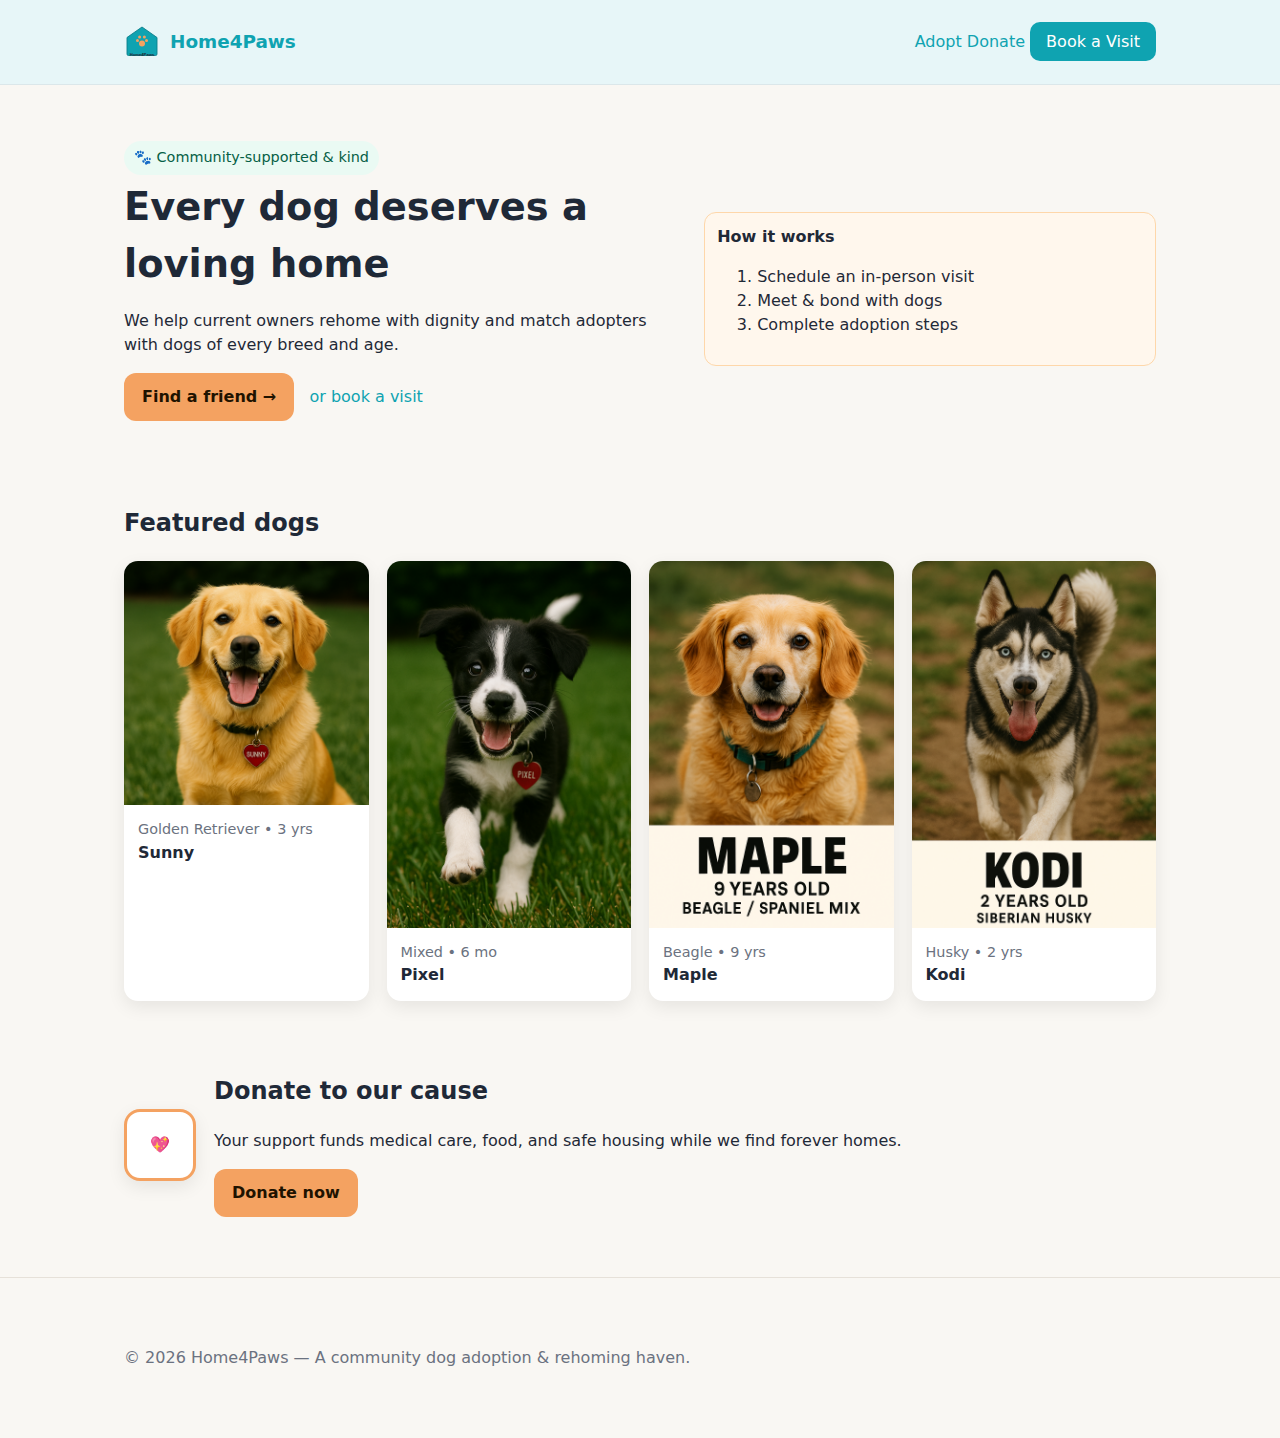
<file: index.html>
<!doctype html>
<html lang="en">
<head>
<meta charset="utf-8">
<meta name="viewport" content="width=device-width,initial-scale=1">
<title>Home4Paws — A safe haven for every dog</title>
<link rel="icon" href="./assets/home4paws-logo.svg">
<link rel="stylesheet" href="./styles.css">
</head>
<body>
<header class="header">
  <div class="container nav">
    <a class="brand" href="./index.html" aria-label="Home4Paws home">
      <!-- single logo only -->
      <img class="brand-logo" src="./assets/home4paws-logo.svg" alt="Home4Paws logo" width="36" height="36">
      <span class="brand-name">Home4Paws</span>
    </a>
    <nav aria-label="primary">
      <a href="./adopt.html">Adopt</a>
      <a href="./donate.html">Donate</a>
      <a class="btn" href="./contact.html">Book a Visit</a>
    </nav>
  </div>
</header>

<main class="container">
  <section class="hero">
    <div>
      <span class="badge">🐾 Community-supported & kind</span>
      <h1>Every dog deserves a loving home</h1>
      <p>We help current owners rehome with dignity and match adopters with dogs of every breed and age.</p>
      <p>
        <a class="cta" href="./adopt.html">Find a friend →</a>
        &nbsp; <a href="./contact.html">or book a visit</a>
      </p>
    </div>
    <div class="notice" role="note">
      <strong>How it works</strong>
      <ol>
        <li>Schedule an in-person visit</li>
        <li>Meet & bond with dogs</li>
        <li>Complete adoption steps</li>
      </ol>
    </div>
  </section>

  <section class="section" id="featured">
    <h2>Featured dogs</h2>
    <div class="card-grid" aria-live="polite">
      <article class="card">
        <img src="./assets/sunny.png" alt="Smiling golden retriever">
        <div class="body"><div class="kicker">Golden Retriever • 3 yrs</div><strong>Sunny</strong></div>
      </article>
      <article class="card">
        <img src="./assets/pixel.png" alt="Playful black and white puppy">
        <div class="body"><div class="kicker">Mixed • 6 mo</div><strong>Pixel</strong></div>
      </article>
      <article class="card">
        <img src="./assets/maple.png" alt="Gentle senior beagle">
        <div class="body"><div class="kicker">Beagle • 9 yrs</div><strong>Maple</strong></div>
      </article>
      <article class="card">
        <img src="./assets/kodi.png" alt="Energetic husky">
        <div class="body"><div class="kicker">Husky • 2 yrs</div><strong>Kodi</strong></div>
      </article>
    </div>
  </section>

  <section class="section donate-callout">
    <div class="donate-icon" aria-hidden="true">💖</div>
    <div>
      <h2>Donate to our cause</h2>
      <p>Your support funds medical care, food, and safe housing while we find forever homes.</p>
      <a class="cta" href="./donate.html">Donate now</a>
    </div>
  </section>
</main>

<footer class="footer">
  <div class="container">
    <p>© <span id="year"></span> Home4Paws — A community dog adoption & rehoming haven.</p>
  </div>
  <script>document.getElementById('year').textContent = new Date().getFullYear()</script>
</footer>

<script src="./script.js"></script>
</body>
</html>
</file>
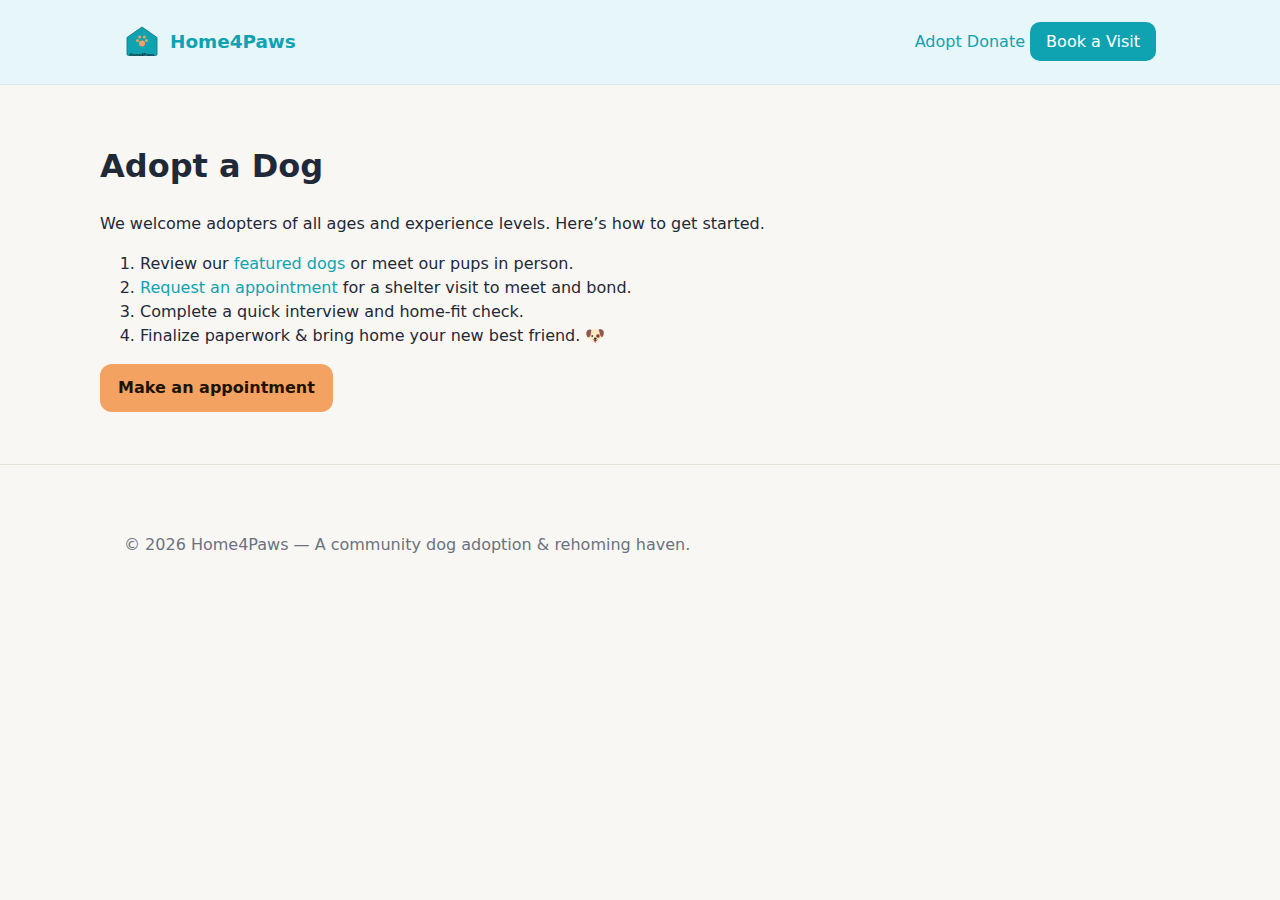
<file: adopt.html>
<!doctype html>
<html lang="en">
<head>
<meta charset="utf-8">
<meta name="viewport" content="width=device-width,initial-scale=1">
<title>Adopt a Dog — Home4Paws</title>
<link rel="icon" href="./assets/home4paws-logo.svg">
<link rel="stylesheet" href="./styles.css">
</head>
<body>
<header class="header">
  <div class="container nav">
    <a class="brand" href="./index.html">
      <img class="brand-logo" src="./assets/home4paws-logo.svg" alt="Home4Paws logo" width="36" height="36">
      <span class="brand-name">Home4Paws</span>
    </a>
    <nav aria-label="primary">
      <a aria-current="page" href="./adopt.html">Adopt</a>
      <a href="./donate.html">Donate</a>
      <a class="btn" href="./contact.html">Book a Visit</a>
    </nav>
  </div>
</header>

<main class="container section">
  <h1>Adopt a Dog</h1>
  <p>We welcome adopters of all ages and experience levels. Here’s how to get started.</p>
  <ol>
    <li>Review our <a href="./index.html#featured">featured dogs</a> or meet our pups in person.</li>
    <li><a href="./contact.html">Request an appointment</a> for a shelter visit to meet and bond.</li>
    <li>Complete a quick interview and home-fit check.</li>
    <li>Finalize paperwork & bring home your new best friend. 🐶</li>
  </ol>
  <p><a class="cta" href="./contact.html">Make an appointment</a></p>
</main>

<footer class="footer">
  <div class="container"><p>© <span id="year"></span> Home4Paws — A community dog adoption & rehoming haven.</p></div>
  <script>document.getElementById('year').textContent = new Date().getFullYear()</script>
</footer>

<script src="./script.js"></script>
</body>
</html>
</file>
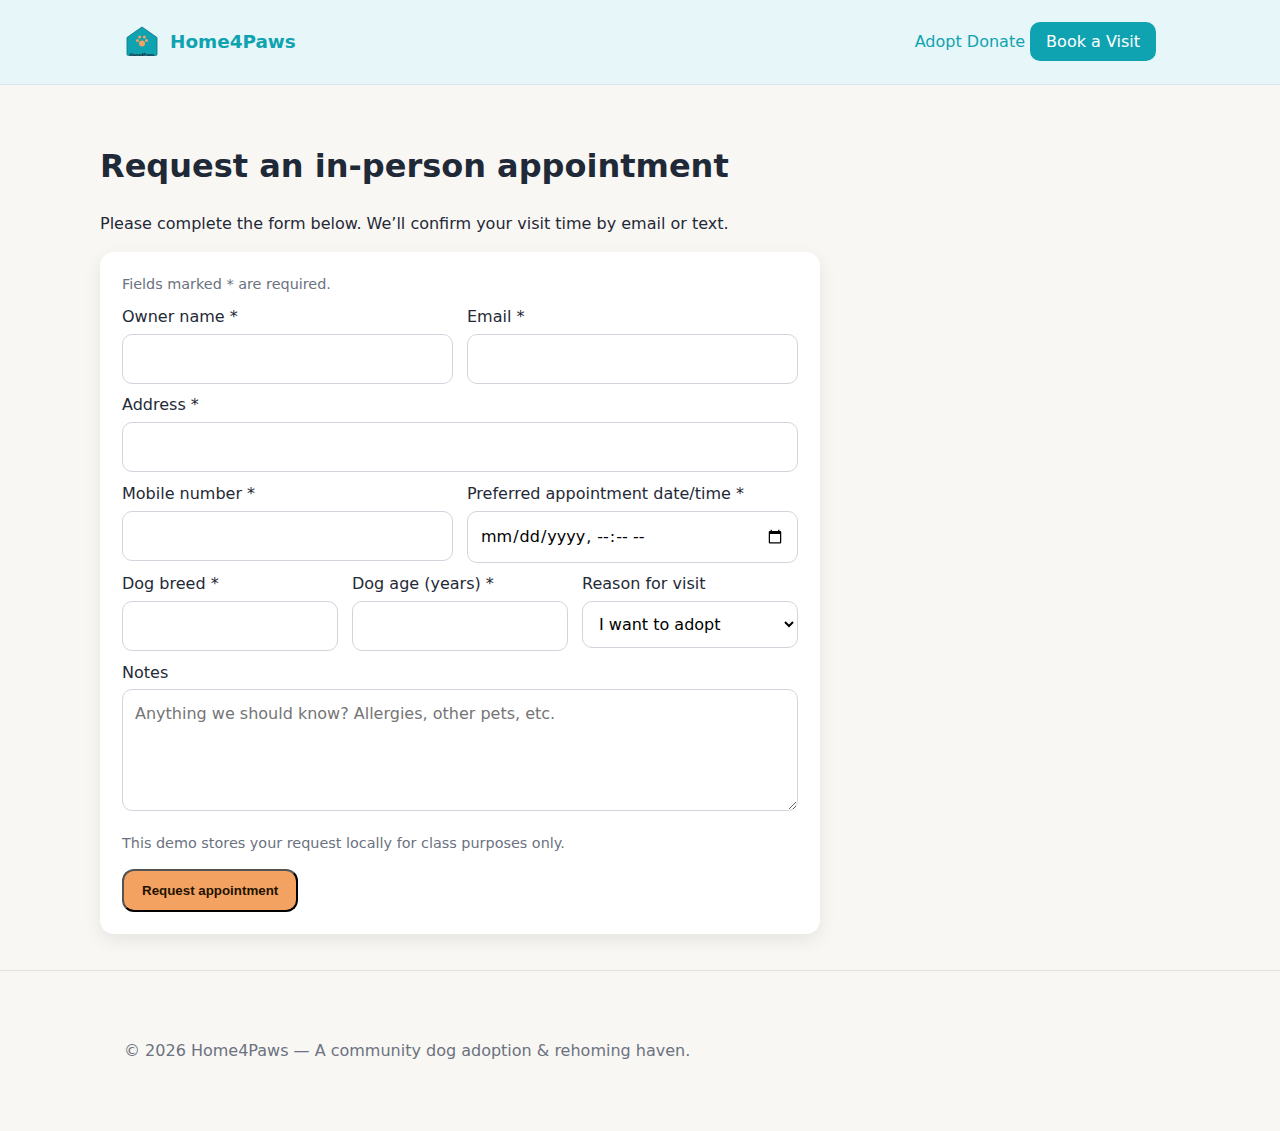
<file: contact.html>
<!doctype html>
<html lang="en">
<head>
<meta charset="utf-8">
<meta name="viewport" content="width=device-width,initial-scale=1">
<title>Contact & Appointments — Home4Paws</title>
<link rel="icon" href="./assets/home4paws-logo.svg">
<link rel="stylesheet" href="./styles.css">
</head>
<body>
<header class="header">
  <div class="container nav">
    <a class="brand" href="./index.html">
      <img class="brand-logo" src="./assets/home4paws-logo.svg" alt="Home4Paws logo" width="36" height="36">
      <span class="brand-name">Home4Paws</span>
    </a>
    <nav aria-label="primary">
      <a href="./adopt.html">Adopt</a>
      <a href="./donate.html">Donate</a>
      <a class="btn" aria-current="page" href="./contact.html">Book a Visit</a>
    </nav>
  </div>
</header>

<main class="container section">
  <h1>Request an in-person appointment</h1>
  <p>Please complete the form below. We’ll confirm your visit time by email or text.</p>

  <form id="contact-form" class="form" aria-describedby="formHelp">
    <div id="formHelp" class="kicker">Fields marked * are required.</div>

    <div class="grid-2">
      <div>
        <label for="owner_name">Owner name *</label>
        <input id="owner_name" name="owner_name" required autocomplete="name">
      </div>
      <div>
        <label for="email">Email *</label>
        <input id="email" name="email" type="email" required autocomplete="email" inputmode="email">
      </div>
    </div>

    <label for="address">Address *</label>
    <input id="address" name="address" required autocomplete="street-address">

    <div class="grid-2">
      <div>
        <label for="mobile">Mobile number *</label>
        <input id="mobile" name="mobile" required inputmode="tel" autocomplete="tel">
      </div>
      <div>
        <label for="appointment">Preferred appointment date/time *</label>
        <input id="appointment" name="appointment" type="datetime-local" required>
      </div>
    </div>

    <div class="grid-3">
      <div>
        <label for="breed">Dog breed *</label>
        <input id="breed" name="breed" required>
      </div>
      <div>
        <label for="age">Dog age (years) *</label>
        <input id="age" name="age" type="number" min="0" step="0.5" required>
      </div>
      <div>
        <label for="reason">Reason for visit</label>
        <select id="reason" name="reason">
          <option value="adopt">I want to adopt</option>
          <option value="donate">I need to rehome my dog</option>
          <option value="general">General visit</option>
        </select>
      </div>
    </div>

    <label for="notes">Notes</label>
    <textarea id="notes" name="notes" rows="4" placeholder="Anything we should know? Allergies, other pets, etc."></textarea>

    <p class="kicker">This demo stores your request locally for class purposes only.</p>

    <button class="cta" type="submit">Request appointment</button>
    <div id="success" class="success" hidden tabindex="-1" role="status" aria-live="polite">
      ✅ Thanks! Your request was saved locally. (For a real site, connect this form to a backend or form service.)
    </div>
  </form>
</main>

<footer class="footer">
  <div class="container"><p>© <span id="year"></span> Home4Paws — A community dog adoption & rehoming haven.</p></div>
  <script>document.getElementById('year').textContent = new Date().getFullYear()</script>
</footer>

<script src="./script.js"></script>
</body>
</html>
</file>
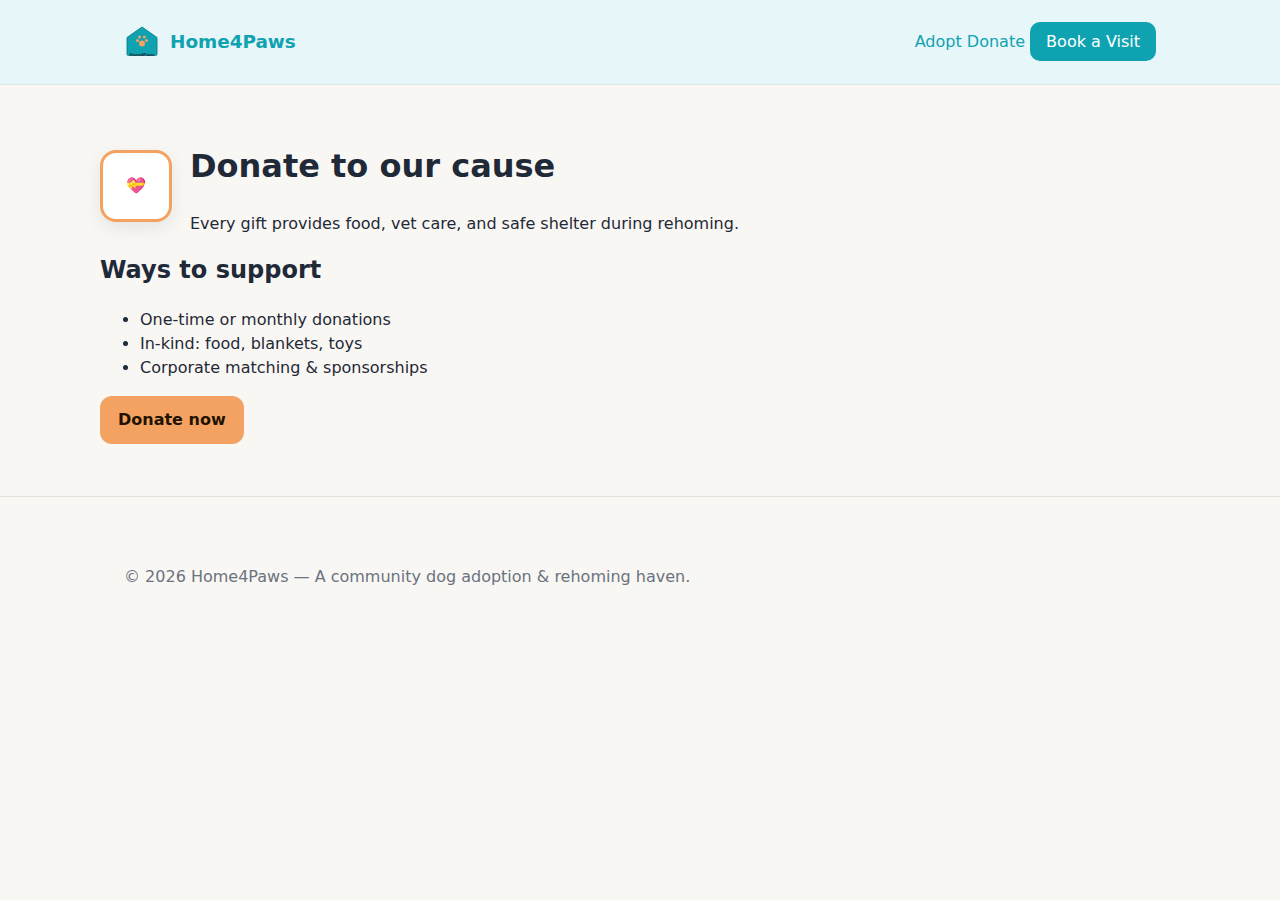
<file: donate.html>
<!doctype html>
<html lang="en">
<head>
<meta charset="utf-8">
<meta name="viewport" content="width=device-width,initial-scale=1">
<title>Donate — Home4Paws</title>
<link rel="icon" href="./assets/home4paws-logo.svg">
<link rel="stylesheet" href="./styles.css">
</head>
<body>
<header class="header">
  <div class="container nav">
    <a class="brand" href="./index.html">
      <img class="brand-logo" src="./assets/home4paws-logo.svg" alt="Home4Paws logo" width="36" height="36">
      <span class="brand-name">Home4Paws</span>
    </a>
    <nav aria-label="primary">
      <a href="./adopt.html">Adopt</a>
      <a aria-current="page" href="./donate.html">Donate</a>
      <a class="btn" href="./contact.html">Book a Visit</a>
    </nav>
  </div>
</header>

<main class="container section">
  <div class="donate-callout">
    <div class="donate-icon" aria-hidden="true">💝</div>
    <div>
      <h1>Donate to our cause</h1>
      <p>Every gift provides food, vet care, and safe shelter during rehoming.</p>
    </div>
  </div>

  <h2>Ways to support</h2>
  <ul>
    <li>One-time or monthly donations</li>
    <li>In-kind: food, blankets, toys</li>
    <li>Corporate matching & sponsorships</li>
  </ul>

  <p><a class="cta" href="#" aria-label="Donate to Home4Paws">Donate now</a></p>
</main>

<footer class="footer">
  <div class="container"><p>© <span id="year"></span> Home4Paws — A community dog adoption & rehoming haven.</p></div>
  <script>document.getElementById('year').textContent = new Date().getFullYear()</script>
</footer>

<script src="./script.js"></script>
</body>
</html>
</file>
<file: styles.css>
:root{
  --bg:#F9F7F3; --ink:#1F2937; --brand:#0FA3B1; --brand-2:#8ED1C7;
  --accent:#F4A261; --card:#FFFFFF; --muted:#6B7280;
  --shadow:0 6px 18px rgba(0,0,0,.08); --radius:14px;
}
*{box-sizing:border-box}
html,body{margin:0;padding:0;background:var(--bg);color:var(--ink);font-family:system-ui,-apple-system,Segoe UI,Roboto,Inter,Arial,sans-serif;line-height:1.5}
img{max-width:100%;display:block}
a{color:var(--brand);text-decoration:none}
a:hover{text-decoration:underline}
.container{max-width:1080px;margin:auto;padding:24px}

/* Header */
.header{background:#E7F6F8;position:sticky;top:0;z-index:10;border-bottom:1px solid #dbe7ea}
.nav{display:flex;gap:18px;align-items:center;justify-content:space-between}
.brand{display:flex;gap:10px;align-items:center}
.brand-logo{width:36px;height:36px}
.brand-name{font-weight:800;font-size:1.15rem}
.nav a.btn{background:var(--brand);color:white;padding:10px 16px;border-radius:10px;text-decoration:none}
.nav a.btn:hover{background:#0b7f8a}

/* Content */
.hero{display:grid;grid-template-columns:1.1fr .9fr;gap:28px;align-items:center;padding:32px 0}
.hero h1{font-size:2.4rem;margin:.2rem 0}
.badge{display:inline-flex;align-items:center;gap:8px;background:#eafaf3;color:#065f46;padding:6px 10px;border-radius:999px;font-size:.9rem}
.card-grid{display:grid;grid-template-columns:repeat(auto-fit,minmax(240px,1fr));gap:18px}
.card{background:var(--card);border-radius:var(--radius);box-shadow:var(--shadow);overflow:hidden}
.card .body{padding:14px}
.kicker{color:var(--muted);font-size:.9rem}
.section{padding:36px 0}
.section h2{margin-top:0}
.cta{display:inline-flex;align-items:center;gap:10px;background:var(--accent);color:#1f1300;padding:12px 18px;border-radius:12px;font-weight:700;text-decoration:none}
.cta:hover{filter:brightness(.95)}
.footer{padding:28px 0;border-top:1px solid #e6e1d9;color:var(--muted)}
.form{background:var(--card);padding:22px;border-radius:var(--radius);box-shadow:var(--shadow);max-width:720px}
label{display:block;margin:.6rem 0 .3rem}
input,select,textarea{width:100%;padding:12px;border:1px solid #D1D5DB;border-radius:10px;background:white;font:inherit}
.grid-2{display:grid;gap:14px;grid-template-columns:1fr 1fr}
.grid-3{display:grid;gap:14px;grid-template-columns:1fr 1fr 1fr}
@media (max-width:760px){.hero{grid-template-columns:1fr}.grid-2,.grid-3{grid-template-columns:1fr}}
.notice{background:#FFF7ED;border:1px solid #FED7AA;padding:12px;border-radius:12px}
.success{background:#ecfdf5;border:1px solid #a7f3d0;color:#065f46;padding:10px;border-radius:10px;margin-top:12px}
.donate-icon{width:72px;height:72px;border-radius:16px;background:#fff;box-shadow:var(--shadow);display:grid;place-items:center;border:3px solid var(--accent)}
.donate-callout{display:flex;gap:18px;align-items:center}

/* Make sure no accidental background images create a second logo */
.brand,
.brand::before,
.brand::after,
.brand-name::before,
.brand-name::after { background-image:none !important; content:unset !important; }
</file>
